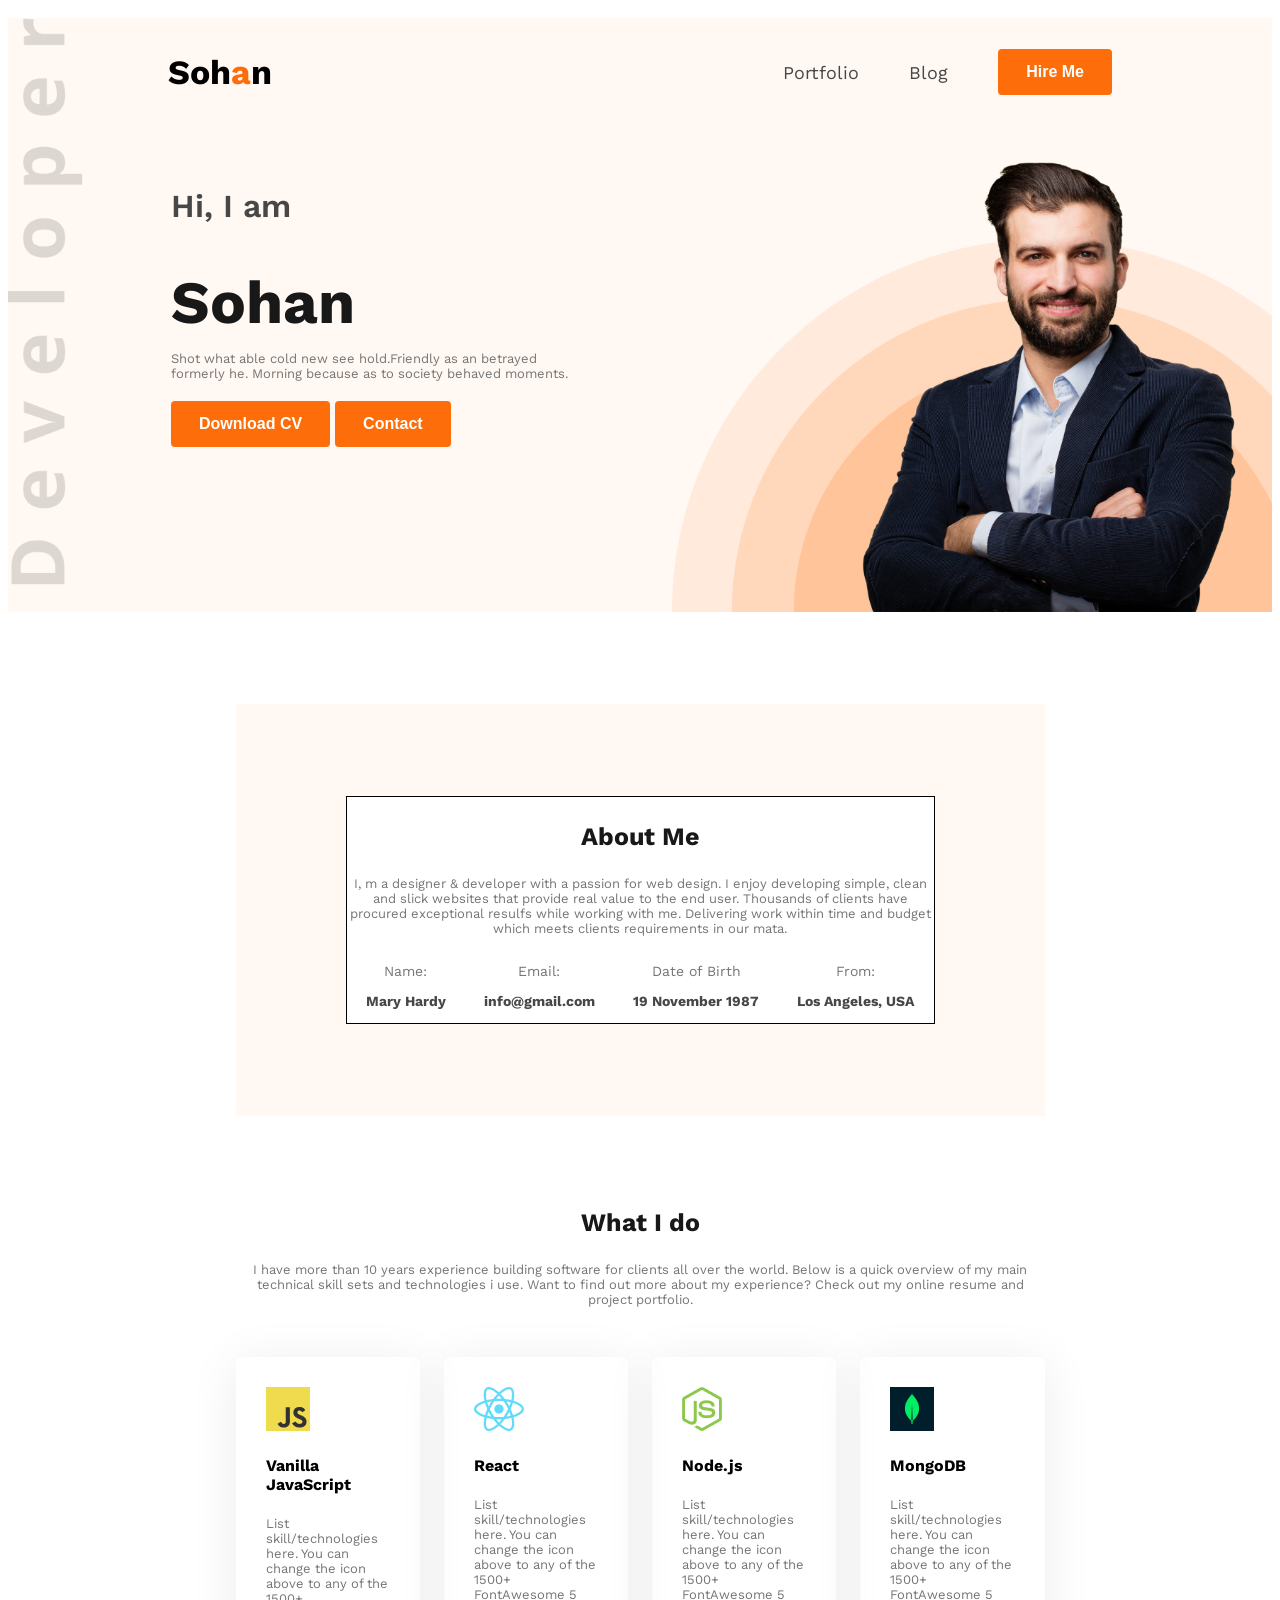
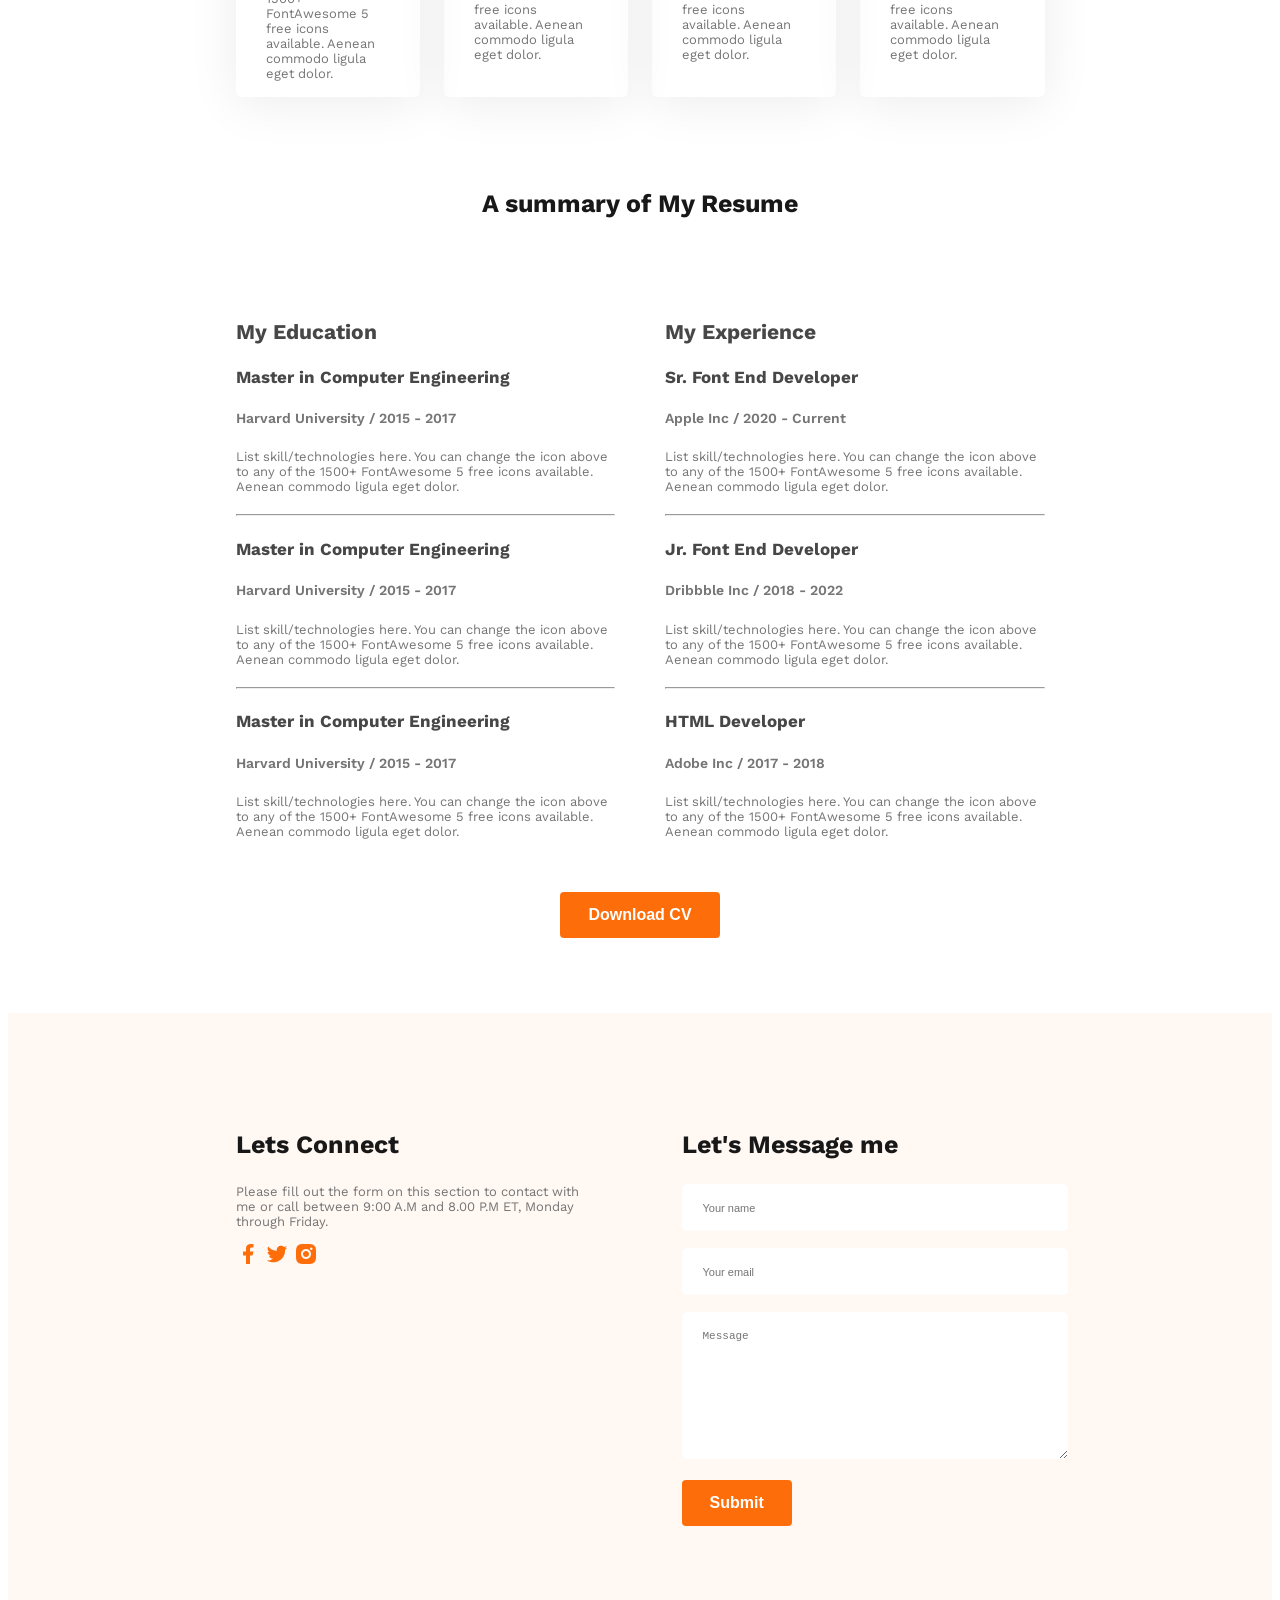
<file: portfolio.html>
<!DOCTYPE html>
<html lang="en">

<head>
      <meta charset="UTF-8">
      <meta name="viewport" content="width=device-width, initial-scale=1.0">
      <title>WEB PORTFOLIO</title>
      <link rel="stylesheet" href="/styles/portfolio.css">
</head>

<body class="primary-font">
      <header class="header body-bg">
            <nav>
                  <h3>Soh<span class="letter-style">a</span>n</h3>
                  <ul>
                        <li><a href="">Portfolio</a></li>
                        <li><a href="">Blog</a></li>
                        <li><a href=""><button class="btn-style">Hire Me</button></a></li>
                  </ul>
            </nav>
            <div class="banner">
                  <div class="banner-content">
                        <h4 class="banner-greetings">Hi, I am</h4>
                        <h1 class="banner-title">Sohan</h1>
                        <p class="banner-description">Shot what able cold new see hold.Friendly as an betrayed formerly
                              he. Morning because as to society behaved moments.</p>
                        <button class="btn-style">Download CV</button>
                        <button class="btn-style">Contact</button>
                  </div>
                  <img src="/images/hardy.png" alt="" class="img-size">
            </div>

      </header>
      <main>
            <section class="about body-bg">
                  <div class="about-container">
                        <h3 class="primary-title">About Me</h3>
                        <p class="description-style">I, m a designer & developer with a passion for web design. I enjoy
                              developing simple, clean and slick websites that provide real value to the end user.
                              Thousands of clients have procured exceptional resulfs while working with me. Delivering
                              work within time and budget which meets clients requirements in our mata.</p>
                        <div class="info-section">
                              <div>
                                    <p class="info-title">Name:</p>
                                    <p class="info-description">Mary Hardy </p>
                              </div>
                              <div>
                                    <p class="info-title">Email:</p>
                                    <p class="info-description">info@gmail.com</p>
                              </div>
                              <div>
                                    <p class="info-title">Date of Birth</p>
                                    <p class="info-description">19 November 1987</p>
                              </div>
                              <div>
                                    <p class="info-title">From:</p>
                                    <p class="info-description">Los Angeles, USA</p>
                              </div>
                        </div>
                  </div>
            </section>
            <section class="skills">
                  <h3 class="primary-title text-center">What I do</h3>
                  <p class="description-style text-center">I have more than 10 years experience building software for
                        clients all over the world. Below is a quick overview of my main technical skill sets and
                        technologies i use. Want to find out more about my experience? Check out my online resume and
                        project portfolio.</p>
                  <div class="skill-container">
                        <div class="skill-box">
                              <img src="/images/icons/js.png" alt="">
                              <h4>Vanilla JavaScript</h4>
                              <p class="description-style">List skill/technologies here. You can change the icon above
                                    to any of the 1500+ FontAwesome 5 free icons available. Aenean commodo ligula eget
                                    dolor.</p>
                        </div>
                        <div class="skill-box">
                              <img src="/images/icons/react.png" alt="">
                              <h4>React</h4>
                              <p class="description-style">List skill/technologies here. You can change the icon above
                                    to any of the 1500+ FontAwesome 5 free icons available. Aenean commodo ligula eget
                                    dolor.</p>
                        </div>
                        <div class="skill-box">
                              <img src="/images/icons/nodejs.png" alt="">
                              <h4>Node.js</h4>
                              <p class="description-style">List skill/technologies here. You can change the icon above
                                    to any of the 1500+ FontAwesome 5 free icons available. Aenean commodo ligula eget
                                    dolor.</p>
                        </div>
                        <div class="skill-box">
                              <img src="/images/icons/mongo.png" alt="">
                              <h4>MongoDB</h4>
                              <p class="description-style">List skill/technologies here. You can change the icon above
                                    to any of the 1500+ FontAwesome 5 free icons available. Aenean commodo ligula eget
                                    dolor.</p>
                        </div>
                  </div>
            </section>
            <section class="resume">
                  <div>
                        <h3 class="primary-title text-center">A summary of My Resume</h3>
                        <!-- div>div*2>h3+div*3>h4+h5+p -->
                        <div class="resume-container">
                              <div class="resume-column-1">
                                    <h3 class="resume-column-title">My Education</h3>
                                    <div>
                                          <h4 class="resume-subtitle">Master in Computer Engineering</h4>
                                          <h5 class="resume-institute">Harvard University / 2015 - 2017</h5>
                                          <p class="description-style">List skill/technologies here. You can change the icon above
                                                to any of the 1500+ FontAwesome 5 free icons available. Aenean commodo
                                                ligula eget dolor.</p>
                                          <hr>
                                    </div> 
                                    <div>
                                          <h4 class="resume-subtitle">Master in Computer Engineering</h4>
                                          <h5 class="resume-institute">Harvard University / 2015 - 2017</h5>
                                          <p class="description-style">List skill/technologies here. You can change the icon above
                                                to any of the 1500+ FontAwesome 5 free icons available. Aenean commodo
                                                ligula eget dolor.</p>
                                          <hr>
                                    </div>
                                    <div>
                                          <h4 class="resume-subtitle">Master in Computer Engineering</h4>
                                          <h5 class="resume-institute">Harvard University / 2015 - 2017</h5>
                                          <p class="description-style">List skill/technologies here. You can change the icon above
                                                to any of the 1500+ FontAwesome 5 free icons available. Aenean commodo
                                                ligula eget dolor.</p>
                                    </div>
                              </div>
                              <div class="resume-column-2">
                                    <h3 class="resume-column-title">My Experience</h3>
                                    <div>
                                          <h4 class="resume-subtitle">Sr. Font End Developer</h4>
                                          <h5 class="resume-institute">Apple Inc / 2020 - Current</h5>
                                          <p class="description-style">List skill/technologies here. You can change the icon above
                                                to any of the 1500+ FontAwesome 5 free icons available. Aenean commodo
                                                ligula eget dolor.</p>
                                          <hr>
                                    </div>
                                    <div>
                                          <h4 class="resume-subtitle">Jr. Font End Developer</h4>
                                          <h5 class="resume-institute">Dribbble Inc / 2018 - 2022</h5>
                                          <p class="description-style">List skill/technologies here. You can change the icon above
                                                to any of the 1500+ FontAwesome 5 free icons available. Aenean commodo
                                                ligula eget dolor.</p>
                                          <hr>
                                    </div>
                                    <div>
                                          <h4 class="resume-subtitle">HTML Developer</h4>
                                          <h5 class="resume-institute">Adobe Inc / 2017 - 2018</h5>
                                          <p class="description-style">List skill/technologies here. You can change the icon above
                                                to any of the 1500+ FontAwesome 5 free icons available. Aenean commodo
                                                ligula eget dolor.</p>
                                    </div>
                              </div>
                        </div>
                  </div>
                   <div class="text-center">
                        <button class="btn-style btn-margin">Download CV</button>
                        </div>
            </section>
      </main>
      <footer class="body-bg">
        <div class="footer-container">
            <div class="footer-column">
                <h3 class="primary-title">Lets Connect</h3>  
                <p class="description-style">Please fill out the form on this section to contact with me or call between 9:00 A.M and 8.00 P.M ET, Monday through Friday.</p>
                <div>
                  <a href=""><img src="/images/icons/facebook.png" alt=""></a>
                  <a href=""><img src="/images/icons/twitter.png" alt=""></a>
                  <a href=""><img src="/images/icons/insta.png" alt=""></a>
                </div>
            </div>
            <div class="footer-column">
                  <h3 class="primary-title">Let's Message me</h3>
                  <form action="">
                        <input type="text" placeholder="Your name" class="input-field-space box-style placeholder-text-color">
                        <input type="email" name="" id="" placeholder="Your email" class="input-field-space box-style placeholder-text-color">
                        <textarea name="" id="" placeholder="Message" class="message-box-space box-style placeholder-text-color"></textarea>
                        <input type="submit" value="Submit" class="btn-style">
                  </form>

            </div>
        </div>
      </footer>

</body>

</html>
</file>
<file: styles/portfolio.css>
@import url('https://fonts.googleapis.com/css2?family=Open+Sans:ital,wght@0,300..800;1,300..800&family=Work+Sans:ital,wght@0,100..900;1,100..900&display=swap');
/* Font Family Declaration */

.primary-font {
      font-family: "Work Sans", sans-serif;
  font-optical-sizing: auto;
  font-style: normal;
  /* Shared Style */
  .body-bg {
      background-color: #FFF8F3;
  }
   /*Template Style  */

}
.btn-style {
      background-color: #FD6E0A;
      color: white;
      padding: 14px 28px;
      border: none;
      border-radius: 4px;
      cursor: pointer;
      font-weight: 600;
      font-size: 16px;
}
.primary-title {
      color: #181818;
      font-size: 25px;
      font-weight: bold;
}
.description-style {
      font-size:13px;
      color: #757575;
}
/* ------------------------------------------------------------ */
/* ------------------------------Header-Section------------------------------------ */
/* Navbar Styling */

nav {
      display: flex;
      align-items: center;
      justify-content: space-between;
      margin: 18px 160px;
}

nav ul {
      display: flex;
      gap: 50px;
      align-items: center;
}
nav ul li {
      font-size: 18px;
      list-style: none;
}
nav ul li a {
      text-decoration: none;
      color: #474747;

}
nav h3 {
      font-size: 34px;
      font-weight:bolder;

}
nav h3 .letter-style {
   color: #FD6E0A;
}
/* ------------------------------------------------------------- */

/* ----------------------------Banner Style------------------------------ */

.header {
      height: 594px;
      background-image: url(../images/developer.png), url(../images/header_bg.png);
      background-repeat: no-repeat;
      background-position: top left, bottom right ;
      background-size: 75px, 600px;
      

}

.banner {
      display: flex;
      justify-content: space-between;
}

.banner .banner-content {
      max-width: 415px;
      margin-left: 163px;
}
.banner .banner-content .banner-greetings {
      font-size: 32px ;
      font-weight: 600 ;
      color: #474747;
}
.banner .banner-content  .banner-title {
      font-size: 60px ;
      font-weight: bold;
      color: #181818;
      margin-bottom: 12px;
}
.banner .banner-content  .banner-description {
      font-size: 13px;
      color: #757575;
      margin-bottom: 20px;
}
.banner .img-size {
      width: 414px;
      height: 468px;
      margin-right: 30px;
}
/* ----------------------------------------------------------------- */
/*-------------------------- Main Content Style----------------------------- */

/* --------------------------About Me Section----------------------------- */

main {
      max-width: 809px;
      margin: 0 auto;
}
.about {
      text-align: center;
      padding: 92px 110px;
      margin: 92px 0;

}
.about .about-container {
      border: 1px solid black;
      background-color: white;
}
.info-section {
      display: flex;
      justify-content: space-around;
}
.info-section .info-title {
      color: #757575;
      font-size: 14px;
}
.info-section .info-description {
      font-size: 14px;
      font-weight: bold ;
      color: #474747;
}
/* ------------------------------------------------------------- */

/* -------------------------------Skills-Section----------------------------- */
.text-center {
      text-align: center;
}
.skills {
      margin-bottom: 92px;
}
.skill-container {
      display: flex;
      justify-content:space-between;
      gap:24px;
}
.skill-box {
      height: 280px;
   border: none;
   border-radius: 6px;
   padding: 30px 30px;
   box-shadow: 0px 6px 50px rgb(238, 236, 236);
}
.skills > p {
      margin-bottom: 50px;
}
/* --------------------------------------------------------- */
/* --------------------------Resume-Section------------------------------ */

.resume-container {
      display: flex;
      gap: 50px;
      margin-top: 80px ;
}
/* .hr-color {
      color:#D1D1D1;
} */
.resume-column-title {
      font-size: 21px ;
      font-weight: bold;
      color: #474747;
}
.resume-subtitle {
      font-size: 17px;
      font-weight: bold;
      color: #474747;

}
.resume-institute {
      color: #757575;
      font-size: 14px ;
      font-weight: 600;
}
.btn-margin {
      margin-top: 40px;
      margin-bottom: 75px;


}
.resume-container hr {
      color: #D1D1D1;
      margin: 20px 0px;
}
/* -------------------------------------------------------------- */
/* ------------------------img-collage-section start---------------- */

.collage-img {
      display: grid;
      grid-template-columns: repeat(3,1fr);
      gap: 16px;
      grid-auto-rows: 150px;
      grid-template-areas: 
      "one two three"  
      "four two six"
      "four five six";

}
.collage-img img {
      width: 100%;
      height: 100%;
      object-fit: cover;
}

.box-1 {
      grid-area: one;
}
.box-2{
      grid-area:two;
}
.box-3 {
      grid-area:three;
}
.box-4 {
      grid-area: four;
}
.box-5 {
      grid-area: five;
}
.box-6 {
      grid-area: six;
}


/* ------------------------------Footer-Section-------------------------- */

.footer-container {
      display: flex;
      gap:83px;
      max-width: 809px;
      margin: 0 auto;
      padding: 92px 132px;
}
.footer-column {
      width: 50%;
}

.box-style {
      border: none;
      border-radius: 5px;
      margin-bottom: 17px;
      padding-left: 21px;
     
      
      
}

.input-field-space {
      width: 100%;
      height: 45px;
}
.message-box-space {
      width: 100%;
      height: 127px;
      padding-top: 18px;
}
.placeholder-text-color {
      font-size: 11px ;
      color: #757575;
}
</file>
